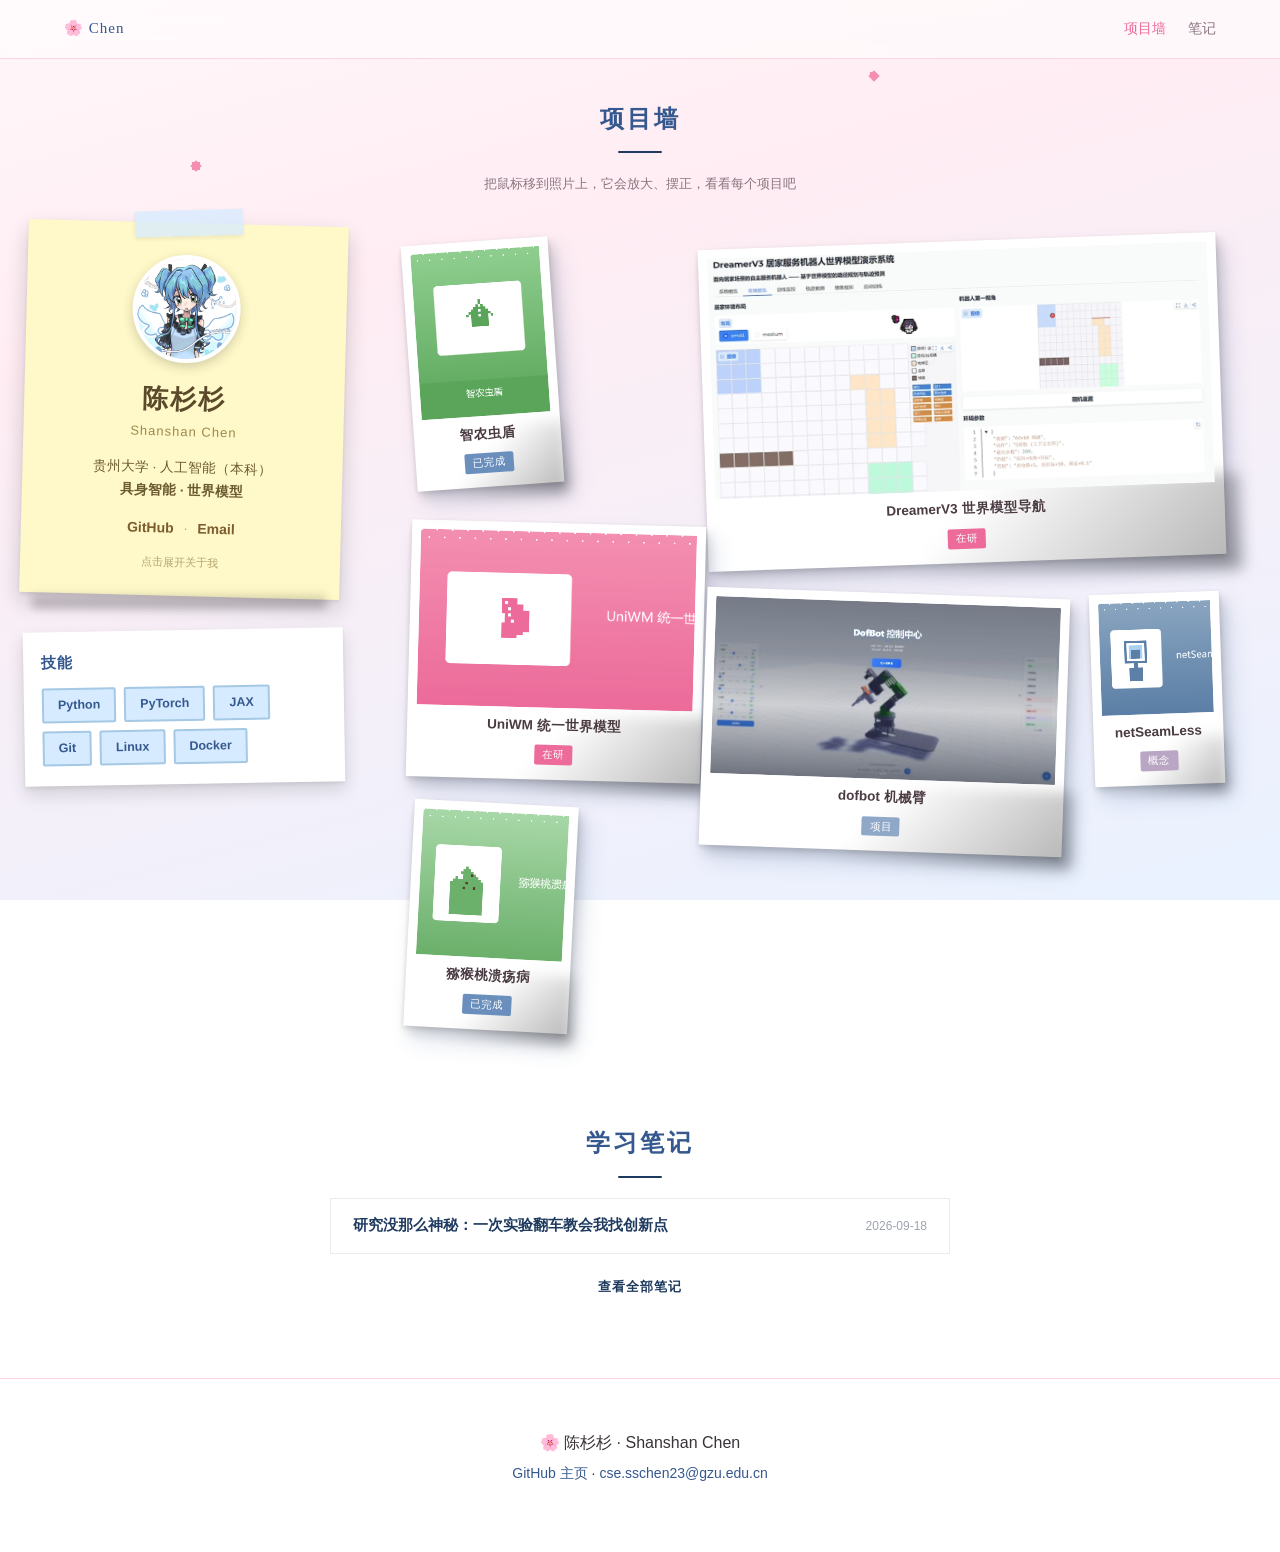
<file: index.html>
<!DOCTYPE html>
<html lang="zh-CN">
<head>
<meta charset="UTF-8">
<meta name="viewport" content="width=device-width, initial-scale=1.0">
<title>陈杉杉 · Shanshan Chen — 具身智能 / 世界模型</title>
<meta name="description" content="陈杉杉的个人主页：具身智能、世界模型、机器人强化学习方向。DreamerV3、UniWM、SmartAgroShield 等项目。">
<link rel="icon" href="data:image/svg+xml,<svg xmlns='http://www.w3.org/2000/svg' viewBox='0 0 100 100'><text y='.9em' font-size='90'>🌸</text></svg>">
<link rel="stylesheet" href="style.css">
</head>
<body>

<!-- 天空背景（云朵 + 星星） -->
<div class="sky" aria-hidden="true">
  <div class="cloud cloud-1"></div>
  <div class="cloud cloud-2"></div>
  <div class="cloud cloud-3"></div>
  <div class="star star-1"></div>
  <div class="star star-2"></div>
  <div class="star star-3"></div>
  <div class="star star-4"></div>
  <div class="star star-5"></div>
</div>

<!-- 导航 -->
<nav class="nav">
  <div class="nav-inner">
    <a href="#wall" class="nav-logo">🌸 Chen</a>
    <div class="nav-links">
      <a href="#wall">项目墙</a>
      <a href="#notes">笔记</a>
    </div>
  </div>
</nav>

<main>
  <!-- 项目照片墙 -->
  <section class="section section-wide" id="wall">
    <h2 class="section-title">项目墙</h2>
    <p class="wall-hint">把鼠标移到照片上，它会放大、摆正，看看每个项目吧</p>

    <div class="wall-wrap">
      <!-- 左侧：便签贴（个人信息，点击展开关于我）+ 技能 -->
      <aside class="note-column">
        <details class="sticky-note">
          <summary>
            <span class="tape"></span>
            <div class="avatar-ring"><img src="assets/photos/avatar.jpg" alt="陈杉杉的头像"></div>
            <div class="note-name">陈杉杉</div>
            <div class="note-en">Shanshan Chen</div>
            <div class="note-line">贵州大学 · 人工智能（本科）</div>
            <div class="note-line note-dir">具身智能 · 世界模型</div>
            <div class="note-links">
              <a href="https://github.com/yugan-tano">GitHub</a>
              <span>·</span>
              <a href="mailto:cse.sschen23@gzu.edu.cn">Email</a>
            </div>
            <div class="note-hint">点击展开关于我</div>
          </summary>
          <div class="note-about">
            <p>你好！我是陈杉杉，贵州大学人工智能专业本科生。</p>
            <p>研究方向聚焦具身智能（Embodied AI）与世界模型（World Model），探索机器人端到端学习与自主导航。</p>
            <p>我独立完成了基于 DreamerV3 的世界模型导航系统，正在复现 UniWM 统一世界模型。关注 Model-Based RL、潜在空间想象规划、Sim2Real 与视觉表征学习。</p>
            <p>长期目标：从仿真到真实环境的具身智能迁移。</p>
          </div>
        </details>

        <div class="note-skills">
          <div class="skills-title">技能</div>
          <div class="skills-tags">
            <span>Python</span>
            <span>PyTorch</span>
            <span>JAX</span>
            <span>Git</span>
            <span>Linux</span>
            <span>Docker</span>
          </div>
        </div>
      </aside>

      <!-- 照片墙（错落排布） -->
      <div class="wall">
        <!-- 主照片：DreamerV3（横版，中心偏右） -->
        <figure class="polaroid main" tabindex="0">
          <div class="pp-img">
            <img src="assets/photos/dreamer_demo.png" alt="DreamerV3 演示系统">
            <div class="pp-overlay">
              <p class="pp-desc">RSSM 世界模型 · 想象规划 · 端到端视觉导航</p>
              <a class="pp-link" href="https://github.com/yugan-tano/home-nav-dreamer">查看仓库</a>
            </div>
          </div>
          <figcaption>
            <span class="pp-title">DreamerV3 世界模型导航</span>
            <span class="pp-tag tag-research">在研</span>
          </figcaption>
        </figure>

        <!-- UniWM（第二大，在研，横版） -->
        <figure class="polaroid p-uniwm" tabindex="0">
          <div class="pp-img">
            <img src="assets/covers/cover_1.png" alt="UniWM 统一世界模型">
            <div class="pp-overlay">
              <p class="pp-desc">Anole-7b · LoRA · 记忆银行</p>
              <a class="pp-link" href="https://github.com/yugan-tano/UniWM">查看仓库</a>
            </div>
          </div>
          <figcaption>
            <span class="pp-title">UniWM 统一世界模型</span>
            <span class="pp-tag tag-research">在研</span>
          </figcaption>
        </figure>

        <!-- 智农虫盾（竖版） -->
        <figure class="polaroid p-agro" tabindex="0">
          <div class="pp-img">
            <img src="assets/covers/cover_2.png" alt="智农虫盾">
            <div class="pp-overlay">
              <p class="pp-desc">ShuffleNetV2 · 病害识别</p>
              <a class="pp-link" href="https://github.com/yugan-tano/SmartAgroShield">查看仓库</a>
            </div>
          </div>
          <figcaption>
            <span class="pp-title">智农虫盾</span>
            <span class="pp-tag tag-done">已完成</span>
          </figcaption>
        </figure>

        <!-- dofbot 机械臂 -->
        <figure class="polaroid p-dofbot" tabindex="0">
          <div class="pp-img">
            <img src="assets/photos/dofbot.jpg" alt="dofbot 机械臂">
            <div class="pp-overlay">
              <p class="pp-desc">机械臂 · 视觉与运动控制</p>
              <a class="pp-link" href="https://github.com/yugan-tano/dofbot">查看仓库</a>
            </div>
          </div>
          <figcaption>
            <span class="pp-title">dofbot 机械臂</span>
            <span class="pp-tag tag-project">项目</span>
          </figcaption>
        </figure>

        <!-- 猕猴桃溃疡病（方形） -->
        <figure class="polaroid p-kiwi" tabindex="0">
          <div class="pp-img">
            <img src="assets/covers/cover_3.png" alt="猕猴桃溃疡病分类">
            <div class="pp-overlay">
              <p class="pp-desc">SE-ResNet · 图像分类</p>
              <a class="pp-link" href="https://github.com/yugan-tano/kiwi_canker_classification">查看仓库</a>
            </div>
          </div>
          <figcaption>
            <span class="pp-title">猕猴桃溃疡病</span>
            <span class="pp-tag tag-done">已完成</span>
          </figcaption>
        </figure>

        <!-- netSeamLess（方形，最小） -->
        <figure class="polaroid p-net" tabindex="0">
          <div class="pp-img">
            <img src="assets/covers/cover_4.png" alt="netSeamLess">
            <div class="pp-overlay">
              <p class="pp-desc">远程办公 · 低延迟</p>
              <a class="pp-link" href="https://github.com/yugan-tano/netSeamLess">查看仓库</a>
            </div>
          </div>
          <figcaption>
            <span class="pp-title">netSeamLess</span>
            <span class="pp-tag tag-idea">概念</span>
          </figcaption>
        </figure>
      </div>
    </div>
  </section>

  <!-- 学习笔记 -->
  <section class="section" id="notes">
    <h2 class="section-title">学习笔记</h2>
    <ul class="notes-list">
      <li class="notes-item">
        <a class="notes-link" href="notes/shufflenet-innovation.html">
          <span class="notes-title">研究没那么神秘：一次实验翻车教会我找创新点</span>
          <span class="notes-date">2026-09-18</span>
        </a>
      </li>
    </ul>
    <a class="note-rule-link" href="https://github.com/yugan-tano/learning-record">查看全部笔记</a>
  </section>
</main>

<!-- 页脚 -->
<footer class="footer">
  <p>🌸 陈杉杉 · Shanshan Chen</p>
  <p class="footer-link"><a href="https://github.com/yugan-tano">GitHub 主页</a> · <a href="mailto:cse.sschen23@gzu.edu.cn">cse.sschen23@gzu.edu.cn</a></p>
</footer>

<script src="script.js"></script>
</body>
</html>
</file>
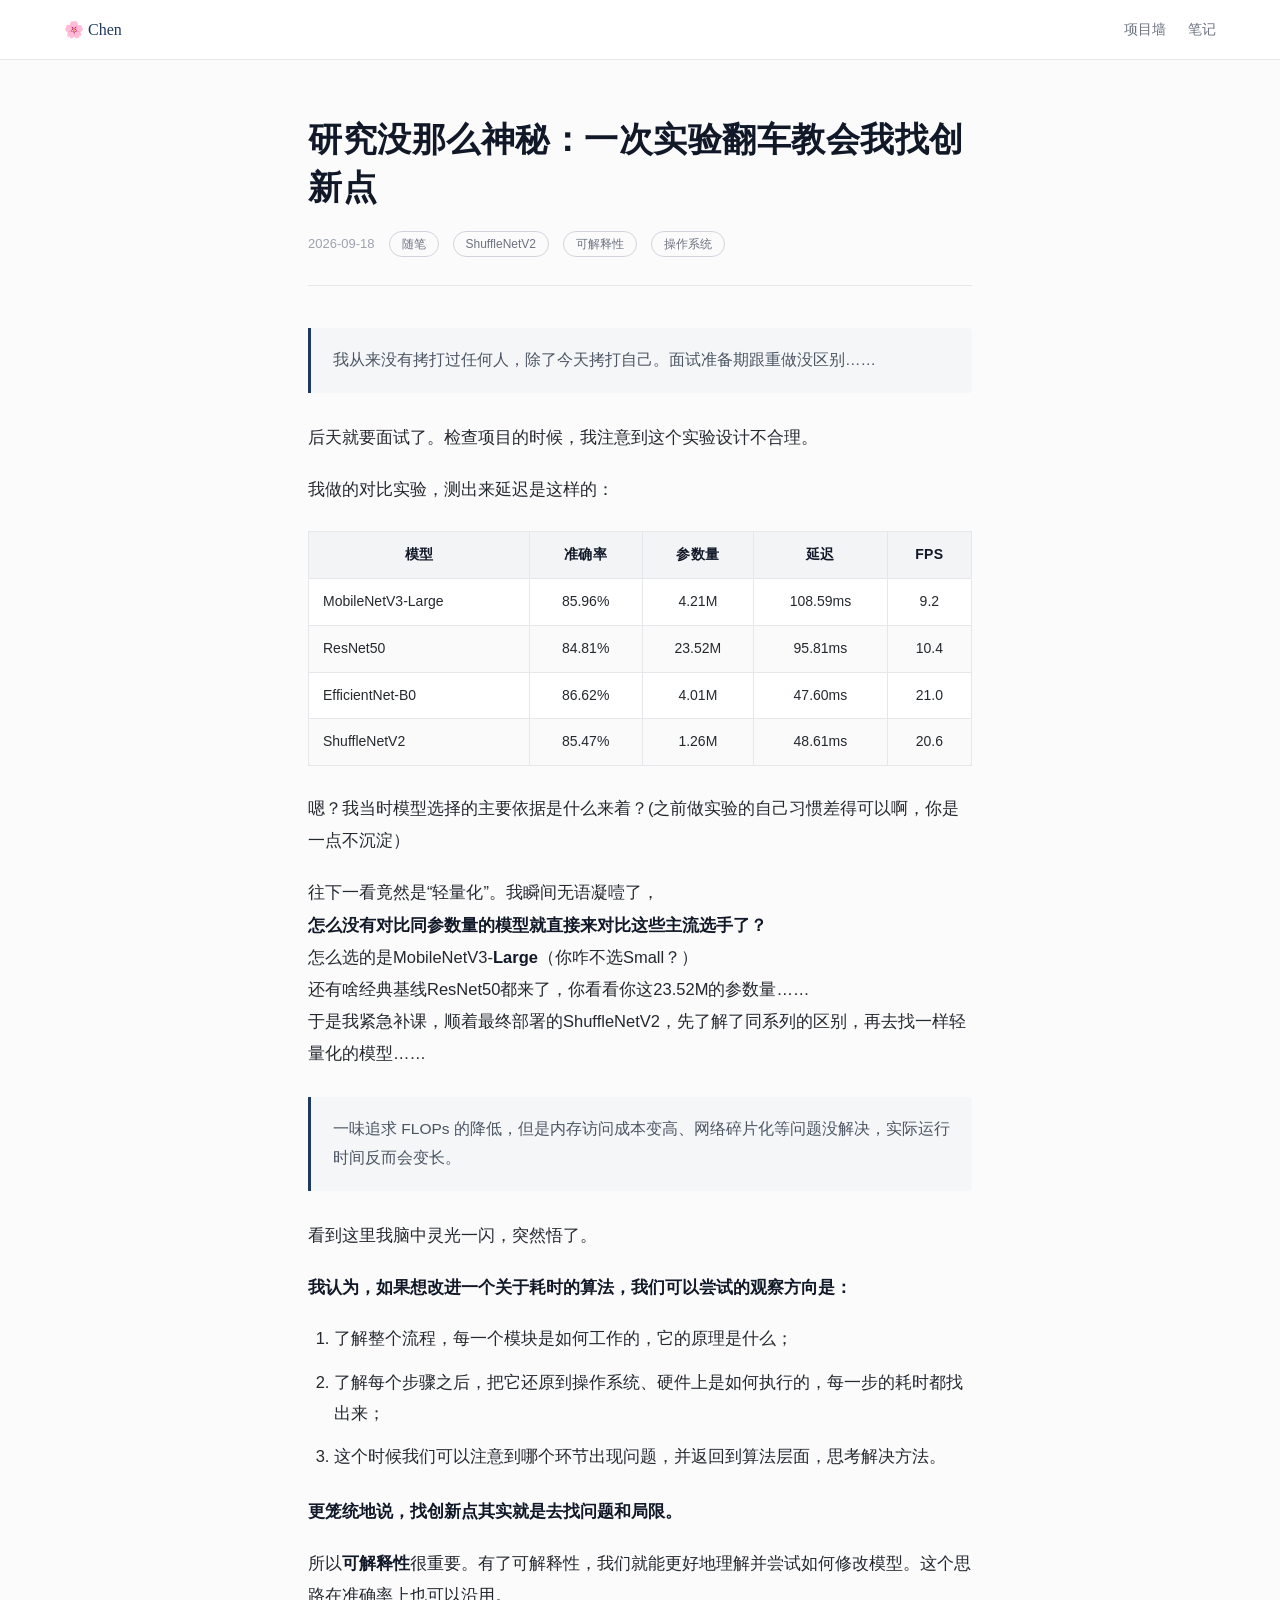
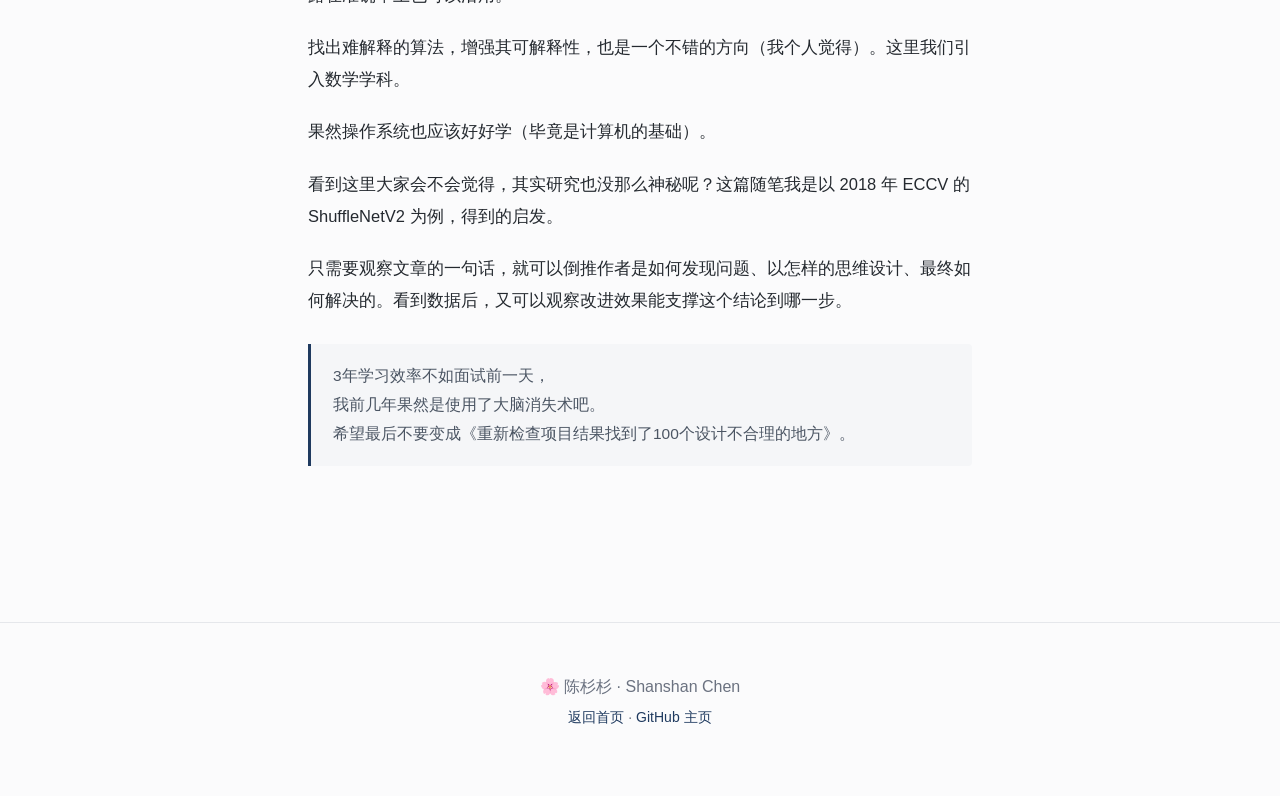
<file: notes/shufflenet-innovation.html>
<!DOCTYPE html>
<html lang="zh-CN">
<head>
<meta charset="UTF-8">
<meta name="viewport" content="width=device-width, initial-scale=1.0">
<title>研究没那么神秘：一次实验翻车教会我找创新点 — 陈杉杉</title>
<meta name="description" content="以 2018 年 ECCV 的 ShuffleNetV2 为例，聊聊从一次实验翻车中得到的关于「找创新点」的启发。">
<link rel="icon" href="data:image/svg+xml,<svg xmlns='http://www.w3.org/2000/svg' viewBox='0 0 100 100'><text y='.9em' font-size='90'>🌸</text></svg>">
<link rel="stylesheet" href="../style.css">
<link rel="stylesheet" href="../article.css">
</head>
<body>

<!-- 天空背景（云朵 + 星星） -->
<div class="sky" aria-hidden="true">
  <div class="cloud cloud-1"></div>
  <div class="cloud cloud-2"></div>
  <div class="cloud cloud-3"></div>
  <div class="star star-1"></div>
  <div class="star star-2"></div>
  <div class="star star-3"></div>
  <div class="star star-4"></div>
  <div class="star star-5"></div>
</div>

<!-- 导航 -->
<nav class="nav">
  <div class="nav-inner">
    <a href="../" class="nav-logo">🌸 Chen</a>
    <div class="nav-links">
      <a href="../#wall">项目墙</a>
      <a href="../#notes">笔记</a>
    </div>
  </div>
</nav>

<main class="article-main">
  <header class="article-header">
    <h1 class="article-title">研究没那么神秘：一次实验翻车教会我找创新点</h1>
    <div class="article-meta">
      <span>2026-09-18</span>
      <span class="article-tag">随笔</span>
      <span class="article-tag">ShuffleNetV2</span>
      <span class="article-tag">可解释性</span>
      <span class="article-tag">操作系统</span>
    </div>
    <div class="article-rule"></div>
  </header>

  <article class="article">
    <blockquote>
      <p>我从来没有拷打过任何人，除了今天拷打自己。面试准备期跟重做没区别……</p>
    </blockquote>

    <p>后天就要面试了。检查项目的时候，我注意到这个实验设计不合理。</p>

    <p>我做的对比实验，测出来延迟是这样的：</p>

    <table>
      <thead>
        <tr>
          <th>模型</th>
          <th>准确率</th>
          <th>参数量</th>
          <th>延迟</th>
          <th>FPS</th>
        </tr>
      </thead>
      <tbody>
        <tr><td>MobileNetV3-Large</td><td>85.96%</td><td>4.21M</td><td>108.59ms</td><td>9.2</td></tr>
        <tr><td>ResNet50</td><td>84.81%</td><td>23.52M</td><td>95.81ms</td><td>10.4</td></tr>
        <tr><td>EfficientNet-B0</td><td>86.62%</td><td>4.01M</td><td>47.60ms</td><td>21.0</td></tr>
        <tr><td>ShuffleNetV2</td><td>85.47%</td><td>1.26M</td><td>48.61ms</td><td>20.6</td></tr>
      </tbody>
    </table>

    <p>嗯？我当时模型选择的主要依据是什么来着？(之前做实验的自己习惯差得可以啊，你是一点不沉淀）</p>

    <p>往下一看竟然是“轻量化”。我瞬间无语凝噎了，<br>
    <strong>怎么没有对比同参数量的模型就直接来对比这些主流选手了？</strong><br>
    怎么选的是MobileNetV3-<strong>Large</strong>（你咋不选Small？）<br>
    还有啥经典基线ResNet50都来了，你看看你这23.52M的参数量……<br>
    于是我紧急补课，顺着最终部署的ShuffleNetV2，先了解了同系列的区别，再去找一样轻量化的模型……</p>

    <blockquote>
      <p>一味追求 FLOPs 的降低，但是内存访问成本变高、网络碎片化等问题没解决，实际运行时间反而会变长。</p>
    </blockquote>

    <p>看到这里我脑中灵光一闪，突然悟了。</p>

    <p><strong>我认为，如果想改进一个关于耗时的算法，我们可以尝试的观察方向是：</strong></p>

    <ol>
      <li>了解整个流程，每一个模块是如何工作的，它的原理是什么；</li>
      <li>了解每个步骤之后，把它还原到操作系统、硬件上是如何执行的，每一步的耗时都找出来；</li>
      <li>这个时候我们可以注意到哪个环节出现问题，并返回到算法层面，思考解决方法。</li>
    </ol>

    <p><strong>更笼统地说，找创新点其实就是去找问题和局限。</strong></p>

    <p>所以<strong>可解释性</strong>很重要。有了可解释性，我们就能更好地理解并尝试如何修改模型。这个思路在准确率上也可以沿用。</p>

    <p>找出难解释的算法，增强其可解释性，也是一个不错的方向（我个人觉得）。这里我们引入数学学科。</p>

    <p>果然操作系统也应该好好学（毕竟是计算机的基础）。</p>

    <p>看到这里大家会不会觉得，其实研究也没那么神秘呢？这篇随笔我是以 2018 年 ECCV 的 ShuffleNetV2 为例，得到的启发。</p>

    <p>只需要观察文章的一句话，就可以倒推作者是如何发现问题、以怎样的思维设计、最终如何解决的。看到数据后，又可以观察改进效果能支撑这个结论到哪一步。</p>

    <blockquote>
      <p>3年学习效率不如面试前一天，<br>
      我前几年果然是使用了大脑消失术吧。<br>
      希望最后不要变成《重新检查项目结果找到了100个设计不合理的地方》。</p>
    </blockquote>
  </article>
</main>

<!-- 页脚 -->
<footer class="footer">
  <p>🌸 陈杉杉 · Shanshan Chen</p>
  <p class="footer-link"><a href="../">返回首页</a> · <a href="https://github.com/yugan-tano">GitHub 主页</a></p>
</footer>

</body>
</html>
</file>
<file: style.css>
/* ============ 像素风浅粉浅蓝个人主页样式 ============ */

:root {
  --pink-light: #ffe4ec;
  --pink: #ffc1d1;
  --pink-deep: #f48fb1;
  --pink-dark: #ec6b9a;
  --blue-light: #d6ebff;
  --blue: #a5c8e4;
  --blue-deep: #6a8fbd;
  --blue-dark: #35588e;
  --ink-blue: #1f3a5f;
  --bg: #fff3f7;
  --card: #fffafc;
  --text: #3a3338;
  --text-sub: #8a7480;
  --border: #ffd6e0;
  --shadow: rgba(236, 107, 154, 0.16);
}

* { margin: 0; padding: 0; box-sizing: border-box; }

html { scroll-behavior: smooth; }

body {
  font-family: "SimHei", "黑体", "Heiti SC", "Microsoft YaHei", "PingFang SC", sans-serif;
  background: linear-gradient(165deg, #fff7fa 0%, #ffedf3 30%, #e9f2ff 100%);
  background-attachment: fixed;
  color: var(--text);
  line-height: 1.7;
  overflow-x: hidden;
}

/* ============ 英文点缀字体 ============ */
.nav-logo {
  font-family: Georgia, "Times New Roman", "Songti SC", serif;
  font-size: 16px;
  letter-spacing: 1px;
}

/* ============ 天空背景（云朵 + 星星） ============ */
.sky { position: fixed; inset: 0; pointer-events: none; z-index: 0; overflow: hidden; }

.cloud { position: absolute; background: #ffffff; opacity: 0.85; image-rendering: pixelated; }
.cloud::after { content: ""; position: absolute; background: #ffffff; }
.cloud-1 { width: 140px; height: 40px; top: 12%; left: -160px; animation: drift 50s linear infinite; }
.cloud-1::after { width: 70px; height: 40px; top: -26px; left: 28px; }
.cloud-2 { width: 100px; height: 30px; top: 30%; left: -120px; animation: drift 65s linear infinite; animation-delay: -20s; opacity: 0.7; }
.cloud-2::after { width: 50px; height: 30px; top: -20px; left: 22px; }
.cloud-3 { width: 160px; height: 44px; top: 8%; left: -180px; animation: drift 75s linear infinite; animation-delay: -40s; opacity: 0.6; }
.cloud-3::after { width: 80px; height: 44px; top: -28px; left: 32px; }

@keyframes drift { to { transform: translateX(calc(100vw + 200px)); } }

.star { position: absolute; width: 8px; height: 8px; background: var(--pink-deep); image-rendering: pixelated; animation: twinkle 2.5s ease-in-out infinite; }
.star::before { content: ""; position: absolute; width: 8px; height: 8px; background: var(--pink-deep); transform: rotate(45deg); }
.star-1 { top: 18%; left: 15%; }
.star-2 { top: 42%; left: 82%; animation-delay: -0.6s; width: 6px; height: 6px; }
.star-3 { top: 62%; left: 8%; animation-delay: -1.2s; width: 6px; height: 6px; }
.star-4 { top: 8%; left: 68%; animation-delay: -1.8s; width: 5px; height: 5px; }
.star-5 { top: 78%; left: 90%; animation-delay: -0.9s; width: 5px; height: 5px; }

@keyframes twinkle {
  0%, 100% { opacity: 0.2; transform: scale(0.7) rotate(0deg); }
  50% { opacity: 1; transform: scale(1) rotate(45deg); }
}

/* ============ 导航 ============ */
.nav { position: sticky; top: 0; z-index: 50; background: rgba(255, 250, 252, 0.82); backdrop-filter: blur(14px) saturate(1.15); border-bottom: 1px solid var(--border); }
.nav-inner { max-width: 1200px; margin: 0 auto; padding: 16px 24px; display: flex; align-items: center; justify-content: space-between; }
.nav-logo { font-size: 15px; color: var(--blue-dark); text-decoration: none; }
.nav-links { display: flex; gap: 22px; }
.nav-links a { color: var(--text-sub); text-decoration: none; font-size: 14px; transition: color 0.2s; }
.nav-links a:hover { color: var(--pink-dark); }

/* ============ 通用区块 ============ */
main { position: relative; z-index: 1; }
.section { max-width: 1080px; margin: 0 auto; padding: 40px 24px; }
.section-wide { max-width: 1320px; }
.section-title { font-size: 24px; font-weight: 600; color: var(--blue-dark); text-align: center; margin-bottom: 20px; letter-spacing: 3px; }
.section-title::after {
  content: "";
  display: block;
  width: 44px;
  height: 2px;
  margin: 12px auto 0;
  background: var(--ink-blue);
  border-radius: 1px;
}

.wall-hint { text-align: center; font-size: 13px; color: var(--text-sub); margin-bottom: 28px; }

/* ============ 项目照片墙 ============ */
.wall-wrap {
  display: flex;
  gap: 48px;
  align-items: flex-start;
  justify-content: center;
}

/* 照片墙容器：相对定位，内部照片绝对定位错落 */
.wall {
  position: relative;
  flex: 1 1 auto;
  max-width: 900px;
  height: 820px;
}

/* 拍立得照片 */
.polaroid {
  position: absolute;
  background: #fff;
  padding: 9px 9px 0;
  box-shadow:
    0 2px 5px rgba(0, 0, 0, 0.12),
    4px 7px 12px rgba(0, 0, 0, 0.14),
    9px 14px 22px rgba(53, 88, 142, 0.16);
  transform: rotate(var(--rot, -2deg));
  transition: transform 0.45s cubic-bezier(0.2, 0.9, 0.3, 1.2),
              box-shadow 0.45s ease;
  cursor: pointer;
  z-index: 1;
  outline: none;
}

/* 右下渐变阴影（立体感） */
.polaroid::after {
  content: "";
  position: absolute;
  left: 10%;
  right: -3%;
  bottom: -5%;
  height: 30%;
  background: linear-gradient(135deg, transparent 40%, rgba(0, 0, 0, 0.3));
  filter: blur(7px);
  border-radius: 4px;
  z-index: -1;
  transition: opacity 0.45s ease;
}

.pp-img {
  position: relative;
  width: 100%;
  aspect-ratio: var(--ratio, 1 / 1);
  overflow: hidden;
  background: #eee;
}
.pp-img img {
  width: 100%;
  height: 100%;
  object-fit: cover;
  display: block;
  transition: transform 0.45s ease;
}

/* 图片 hover 浮层 */
.pp-overlay {
  position: absolute;
  inset: 0;
  display: flex;
  flex-direction: column;
  justify-content: flex-end;
  gap: 6px;
  padding: 14px;
  background: linear-gradient(180deg, transparent 40%, rgba(30, 35, 50, 0.82) 100%);
  opacity: 0;
  transition: opacity 0.35s ease;
}
.pp-desc { font-size: 12px; color: #fff; line-height: 1.5; }
.pp-link { font-size: 13px; color: #ffd6e0; text-decoration: none; font-weight: 700; }
.pp-link:hover { text-decoration: underline; }

/* 照片底部说明（白边内） */
.polaroid figcaption {
  padding: 9px 4px 13px;
  text-align: center;
}
.pp-title {
  display: block;
  font-size: 13.5px;
  font-weight: 700;
  color: #4a3b42;
  line-height: 1.35;
  margin-bottom: 4px;
}
.pp-tag {
  display: inline-block;
  font-size: 10.5px;
  padding: 1px 8px;
  color: #fff;
  border-radius: 2px;
}
.tag-research { background: var(--pink-dark); }
.tag-done { background: var(--blue-deep); }
.tag-idea { background: #b9a6c4; }
.tag-project { background: #8fa8c8; }

/* hover / 聚焦：放大 + 摆正 + 抬升 */
.polaroid:hover,
.polaroid:focus-within {
  z-index: 20;
  transform: rotate(0deg) scale(1.12);
  box-shadow:
    0 6px 10px rgba(0, 0, 0, 0.18),
    10px 18px 26px rgba(0, 0, 0, 0.22),
    18px 30px 44px rgba(53, 88, 142, 0.28);
}
.polaroid:hover::after,
.polaroid:focus-within::after { opacity: 0.4; }
.polaroid:hover .pp-overlay,
.polaroid:focus-within .pp-overlay { opacity: 1; }

/* ---- 每张照片的定位与比例 ---- */
/* 主照片：DreamerV3，横版演示系统截图，中心偏右 */
.polaroid.main {
  --ratio: 2259 / 1090;
  --rot: -2deg;
  width: 60%;
  left: 36%;
  top: 18px;
}
/* UniWM：横版，第二大，在研，左下 */
.polaroid.p-uniwm {
  --ratio: 720 / 460;
  --rot: 1.5deg;
  width: 34%;
  left: 2%;
  top: 300px;
}
/* 智农虫盾：竖版，左上 */
.polaroid.p-agro {
  --ratio: 420 / 540;
  --rot: -4deg;
  width: 17%;
  left: 2%;
  top: 18px;
}
/* dofbot 机械臂：横版，主照片下方 */
.polaroid.p-dofbot {
  --ratio: 799 / 411;
  --rot: 2deg;
  width: 42%;
  left: 36%;
  top: 370px;
}
/* 猕猴桃溃疡病：方形，左下 */
.polaroid.p-kiwi {
  --ratio: 1 / 1;
  --rot: 3deg;
  width: 19%;
  left: 2%;
  top: 580px;
}
/* netSeamLess：方形，右下最小 */
.polaroid.p-net {
  --ratio: 1 / 1;
  --rot: -2deg;
  width: 15%;
  left: 81%;
  top: 370px;
}

/* ============ 便签贴（个人信息，点击展开关于我） ============ */
.note-column {
  flex: 0 0 320px;
  width: 320px;
}

.sticky-note {
  position: relative;
  background: #fff9c9;
  box-shadow:
    0 2px 4px rgba(0, 0, 0, 0.08),
    0 10px 22px rgba(0, 0, 0, 0.18);
  transform: rotate(1.5deg);
  text-align: center;
  color: #6b5a30;
}

/* 底部微微翘起：底部弧形投影 */
.sticky-note::after {
  content: "";
  position: absolute;
  left: 4%;
  right: 4%;
  bottom: -12px;
  height: 18px;
  background: linear-gradient(to top, rgba(0, 0, 0, 0.26), transparent);
  filter: blur(4px);
  transform: rotate(-1.5deg);
  z-index: -1;
}

/* summary 去掉默认箭头，作为点击区 */
.sticky-note summary {
  list-style: none;
  cursor: pointer;
  outline: none;
  padding: 26px 22px 24px;
}
.sticky-note summary::-webkit-details-marker { display: none; }
.sticky-note summary:hover .note-hint { color: var(--pink-dark); }

/* 顶部胶带 */
.sticky-note .tape {
  position: absolute;
  top: -13px;
  left: 50%;
  transform: translateX(-50%) rotate(-3deg);
  width: 108px;
  height: 26px;
  background: rgba(214, 235, 255, 0.75);
  box-shadow: 0 2px 4px rgba(0, 0, 0, 0.08);
}

/* 圆形头像框 */
.avatar-ring {
  width: 108px;
  height: 108px;
  border-radius: 50%;
  margin: 6px auto 14px;
  border: 4px solid #fff;
  box-shadow: 0 4px 12px rgba(0, 0, 0, 0.18);
  overflow: hidden;
  background: #ffe4ec;
}
.avatar-ring img { width: 100%; height: 100%; object-fit: cover; display: block; }

.note-name { font-size: 26px; font-weight: 800; letter-spacing: 2px; color: #5a4a2a; }
.note-en { font-size: 13px; letter-spacing: 1px; color: #9c8a4e; margin-bottom: 14px; }
.note-line { font-size: 13.5px; line-height: 1.7; }
.note-dir { font-weight: 700; margin-bottom: 14px; }
.note-links { margin-top: 14px; font-size: 14px; }
.note-links a { color: #7a5c2e; text-decoration: none; font-weight: 700; }
.note-links a:hover { color: var(--pink-dark); }
.note-links span { margin: 0 6px; color: #c0b070; }
.note-hint { margin-top: 12px; font-size: 11px; color: #b3a570; transition: color 0.2s; }

/* 展开的“关于我” */
.note-about {
  text-align: left;
  padding: 4px 22px 24px;
  border-top: 1px dashed rgba(122, 92, 46, 0.3);
  margin: 0 0 0;
}
.note-about p { font-size: 13px; line-height: 1.75; margin-bottom: 10px; color: #6b5a30; }

/* 技能（便签贴下方） */
.note-skills {
  margin-top: 34px;
  background: #fff;
  padding: 18px 18px 20px;
  box-shadow:
    0 2px 4px rgba(0, 0, 0, 0.08),
    0 8px 18px rgba(0, 0, 0, 0.14);
  transform: rotate(-1deg);
}
.skills-title { font-size: 15px; font-weight: 800; color: var(--blue-dark); margin-bottom: 12px; letter-spacing: 1px; }
.skills-tags { display: flex; flex-wrap: wrap; gap: 8px; }
.skills-tags span {
  padding: 5px 14px;
  font-size: 12.5px;
  background: var(--blue-light);
  color: var(--blue-dark);
  font-weight: 700;
  border: 2px solid var(--blue);
  border-radius: 2px;
}

/* ============ 学习笔记（查看全部链接） ============ */
.note-rule-link {
  display: block;
  text-align: center;
  font-size: 13px;
  color: var(--ink-blue);
  text-decoration: none;
  font-weight: 700;
  letter-spacing: 1px;
}
.note-rule-link:hover { color: var(--pink-dark); }

/* ============ 学习笔记列表（首页） ============ */
.notes-list {
  list-style: none;
  max-width: 620px;
  margin: 0 auto 22px;
  padding: 0;
}
.notes-item { margin: 0; }
.notes-link {
  display: flex;
  justify-content: space-between;
  align-items: center;
  gap: 16px;
  padding: 16px 22px;
  background: #fff;
  border: 1px solid #e8ecf1;
  border-bottom: none;
  text-decoration: none;
  transition: background 0.2s ease, padding-left 0.25s ease;
}
.notes-item:last-child .notes-link { border-bottom: 1px solid #e8ecf1; }
.notes-link:hover {
  background: #f7f9fc;
  padding-left: 28px;
}
.notes-title { font-size: 14.5px; font-weight: 600; color: var(--ink-blue); line-height: 1.5; }
.notes-date { font-size: 12px; color: #9ca3af; white-space: nowrap; }

/* ============ 博客文章页 ============ */
.article-main { max-width: 780px; margin: 0 auto; padding: 40px 24px 60px; }
.article-header { text-align: center; }
.article-title {
  font-size: 30px;
  font-weight: 800;
  color: var(--blue-dark);
  line-height: 1.45;
  letter-spacing: 1px;
  margin-bottom: 16px;
}
.article-meta {
  display: flex;
  justify-content: center;
  align-items: center;
  gap: 12px;
  flex-wrap: wrap;
  font-size: 13px;
  color: var(--text-sub);
}
.article-tag {
  background: var(--blue-light);
  color: var(--blue-dark);
  padding: 2px 10px;
  border: 2px solid var(--blue);
  border-radius: 2px;
  font-weight: 700;
  font-size: 11.5px;
}
.article-rule {
  width: 56%;
  max-width: 420px;
  height: 2px;
  margin: 26px auto 36px;
  background: var(--ink-blue);
}

.article { font-size: 16px; color: var(--text); }
.article p { margin-bottom: 18px; line-height: 1.9; }
.article strong { color: var(--pink-dark); font-weight: 800; }
.article blockquote {
  margin: 26px 0;
  padding: 16px 20px;
  background: var(--card);
  border-left: 4px solid var(--pink-deep);
  color: #6b5560;
  font-size: 15px;
  border-radius: 0 8px 8px 0;
  box-shadow: 0 2px 8px var(--shadow);
}
.article blockquote p { margin: 0; line-height: 1.8; }
.article ol { margin: 0 0 20px 26px; }
.article ol li { margin-bottom: 10px; line-height: 1.85; }
.article table {
  width: 100%;
  border-collapse: collapse;
  margin: 22px 0;
  font-size: 14px;
  background: var(--card);
  box-shadow: 0 2px 10px var(--shadow);
}
.article table th,
.article table td {
  padding: 10px 12px;
  text-align: center;
  border: 1px solid var(--border);
}
.article table th { background: var(--blue-light); color: var(--blue-dark); font-weight: 800; }
.article table tr:nth-child(even) td { background: #fff5f9; }

/* ============ 页脚 ============ */
.footer { position: relative; z-index: 1; text-align: center; padding: 50px 24px 60px; border-top: 1px solid var(--border); margin-top: 40px; }
.footer p { margin-bottom: 6px; }
.footer-sub { font-size: 13px; color: var(--text-sub); }
.footer-link { font-size: 14px; }
.footer-link a { color: var(--blue-dark); text-decoration: none; }
.footer-link a:hover { color: var(--pink-dark); }

/* ============ 响应式 ============ */
@media (max-width: 1020px) {
  .wall-wrap { flex-direction: column; align-items: center; }
  .note-column { flex: 0 0 auto; width: 320px; }
  .note-skills { margin-top: 24px; }
}

@media (max-width: 760px) {
  /* 窄屏：照片墙改为纵向堆叠 */
  .wall { height: auto; max-width: 480px; margin: 0 auto; }
  .polaroid {
    position: relative;
    width: 100% !important;
    left: auto !important;
    top: auto !important;
    margin-bottom: 28px;
    transform: rotate(var(--rot, -2deg)) !important;
  }
  .polaroid:hover, .polaroid:focus-within { transform: rotate(0deg) scale(1.03) !important; }
}

@media (max-width: 640px) {
  .nav-links { gap: 14px; }
  .nav-links a { font-size: 13px; }
  .section { padding: 32px 16px; }
}
</file>
<file: article.css>
/* ============ 文章页 · 科研素雅风格（覆盖主页像素风） ============ */

/* 素色背景，去掉粉色渐变与网格 */
body {
  background: #fbfbfc;
  background-image: none;
  font-family: "PingFang SC", "Microsoft YaHei", "SimHei", sans-serif;
  color: #24292f;
}

/* 隐藏天空云朵与星星 */
.sky { display: none; }

/* 导航素雅化 */
.nav {
  background: rgba(255, 255, 255, 0.92);
  border-bottom: 1px solid #e5e7eb;
}
.nav-logo { font-family: Georgia, "Times New Roman", serif; font-size: 16px; color: #1f3a5f; letter-spacing: 0; }
.nav-links a { color: #6b7280; }
.nav-links a:hover { color: #1f3a5f; }

/* 文章主体：更窄的阅读栏宽 */
.article-main { max-width: 720px; margin: 0 auto; padding: 56px 28px 88px; }

/* 头部：左对齐，像论文标题 */
.article-header { text-align: left; margin-bottom: 42px; }
.article-title {
  font-family: "Noto Serif SC", "Source Han Serif SC", "Songti SC", "SimSun", Georgia, serif;
  font-size: 34px;
  font-weight: 700;
  color: #111827;
  line-height: 1.42;
  letter-spacing: 0.5px;
  margin-bottom: 18px;
}
.article-meta { justify-content: flex-start; gap: 14px; color: #9ca3af; font-size: 13px; }
.article-tag {
  background: transparent;
  color: #6b7280;
  border: 1px solid #d1d5db;
  border-radius: 999px;
  padding: 2px 12px;
  font-size: 12px;
  font-weight: 500;
}
.article-rule {
  width: 100%;
  max-width: none;
  height: 1px;
  margin: 28px 0 0;
  background: #e5e7eb;
}

/* 正文 */
.article { font-size: 16.5px; color: #24292f; }
.article p { line-height: 1.95; margin-bottom: 20px; }
.article strong { color: #111827; font-weight: 700; }

/* 引用：细竖线 + 极淡灰底 */
.article blockquote {
  margin: 28px 0;
  padding: 18px 22px;
  background: #f5f6f8;
  border-left: 3px solid #1f3a5f;
  color: #4b5563;
  font-size: 15.5px;
  border-radius: 0 4px 4px 0;
  box-shadow: none;
}
.article blockquote p { margin: 0; line-height: 1.85; }

/* 列表 */
.article ol { margin: 0 0 22px 26px; }
.article ol li { margin-bottom: 12px; line-height: 1.9; }

/* 表格：细线科研风 */
.article table {
  width: 100%;
  border-collapse: collapse;
  margin: 26px 0;
  font-size: 14px;
  background: #fff;
  box-shadow: none;
  border: 1px solid #e5e7eb;
}
.article table th,
.article table td {
  padding: 11px 14px;
  border: 1px solid #e5e7eb;
}
.article table th {
  background: #f3f4f6;
  color: #111827;
  font-weight: 600;
  letter-spacing: 0.3px;
}
.article table tr:nth-child(even) td { background: #fafafa; }
/* 第一列（模型名）左对齐，更学术 */
.article table td:first-child { text-align: left; font-weight: 500; }

/* 页脚素雅化 */
.footer {
  border-top: 1px solid #e5e7eb;
  color: #6b7280;
  background: transparent;
}
.footer p { color: #6b7280; }
.footer-link a { color: #1f3a5f; }
.footer-link a:hover { color: #111827; }

/* 响应式 */
@media (max-width: 640px) {
  .article-main { padding: 36px 18px 64px; }
  .article-title { font-size: 26px; }
  .article { font-size: 15.5px; }
}
</file>
